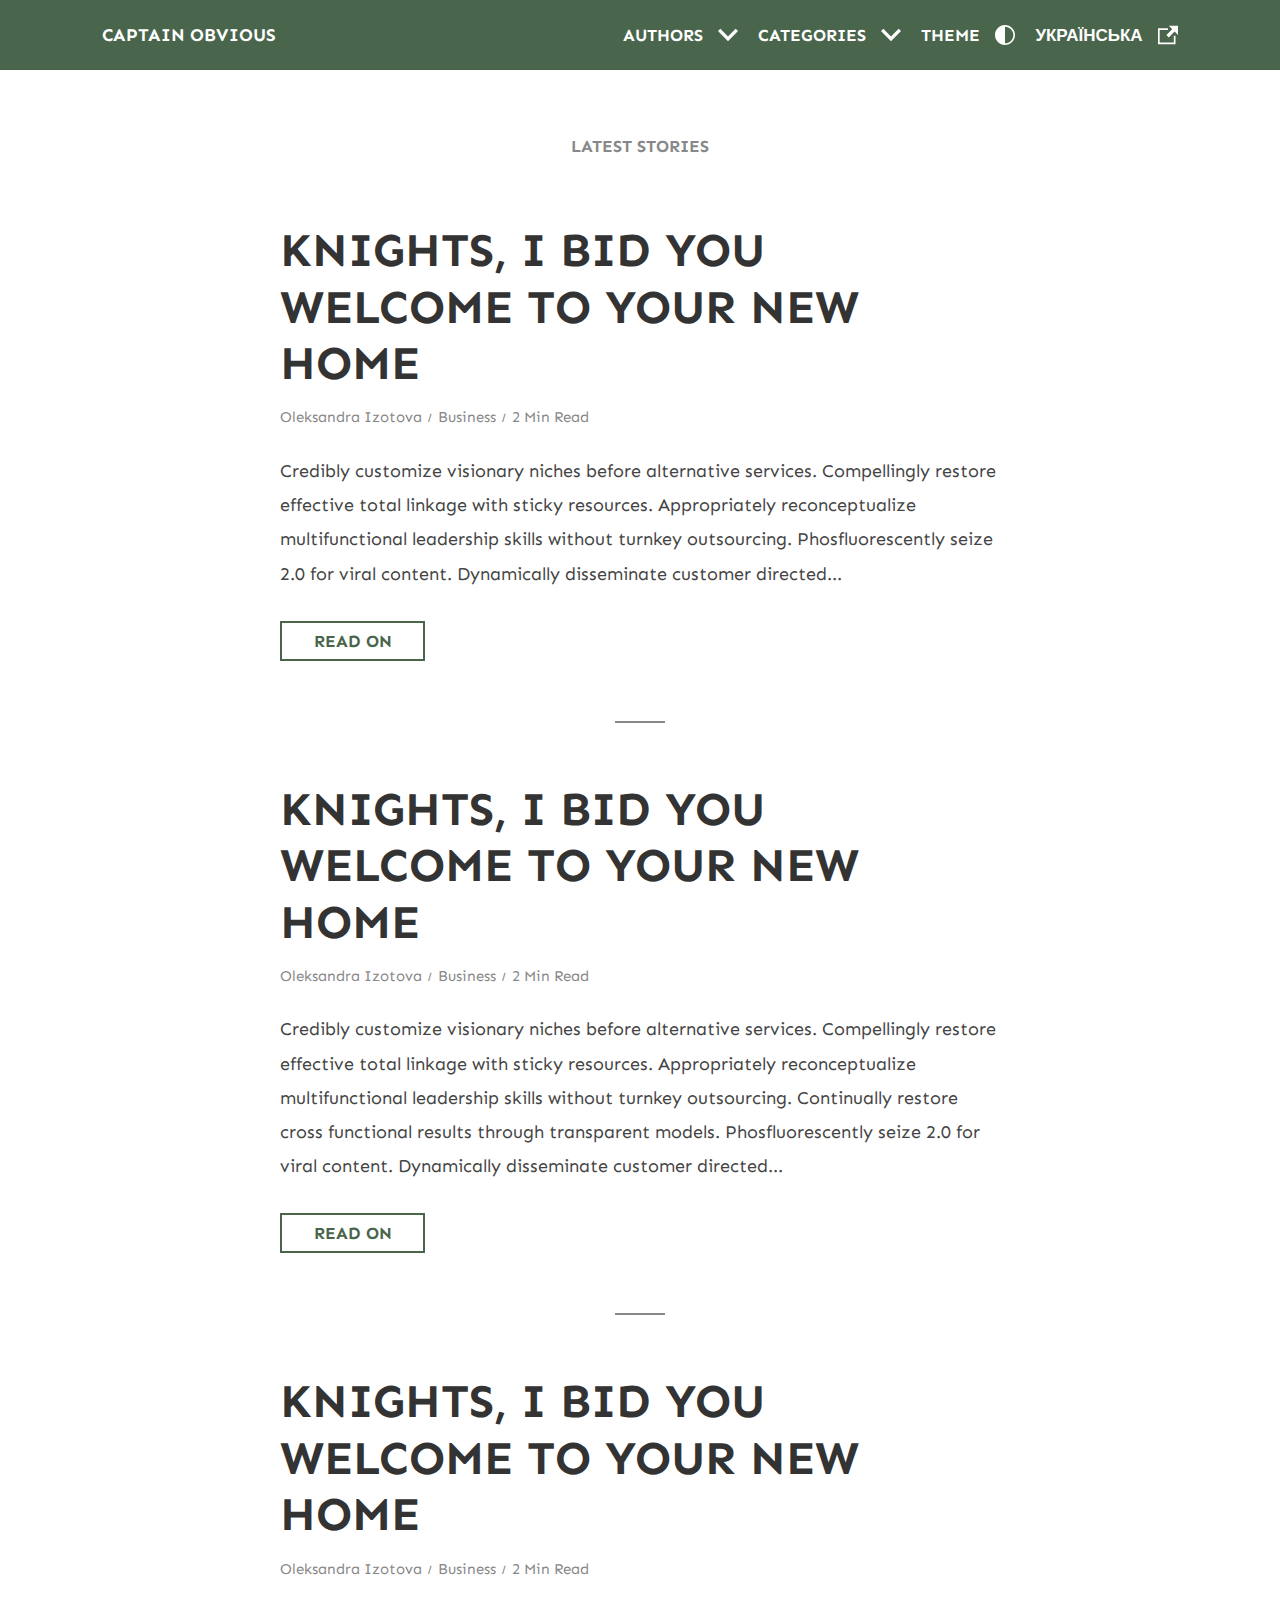
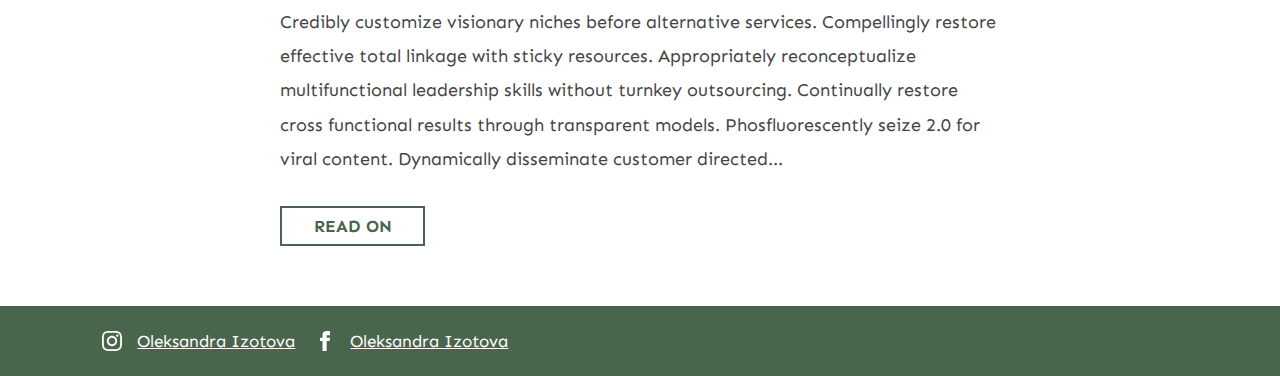
<file: index.html>
<!DOCTYPE html>
<html lang="en" data-theme="light">
<head>
    <meta charset="UTF-8">
    <title>Captain obvious</title>
    <meta name="viewport" content="width=device-width, initial-scale=1, user-scalable=no">
    <link rel="stylesheet" href="https://fonts.googleapis.com/css2?family=Sen:wght@400;700&display=swap">
    <link rel="stylesheet" href="css/style.css">
</head>
<body class="page">
    <header class="page__header header">
        <a class="header__logo" href="#">Captain obvious</a>

        <nav class="header__nav nav">
            <button class="nav__button nav__button_menu" type="button" id="menu-button">
                <svg class="nav__icon" width="20px" height="20px">
                    <use class="nav__icon_menu" href="img/icon/icon-nav-sprite.svg#menu"></use>
                    <use class="nav__icon_x-mark" href="img/icon/icon-nav-sprite.svg#x-mark"></use>
                </svg>
            </button>

            <ul class="nav__list" id="menu-list">
                <li class="nav__item">
                    Authors

                    <button class="nav__button" type="button" id="authors-button">
                        <svg class="nav__icon" width="20px" height="20px" id="authors-icon">
                            <use href="img/icon/icon-nav-sprite.svg#arrow"></use>
                        </svg>
                    </button>

                    <ul class="nav__list" id="authors-list">
                        <li class="nav__item"><a class="nav__link" href="#">Oleksandra Izotova</a></li>
                    </ul>
                </li>

                <li class="nav__item">
                    Categories

                    <button class="nav__button" type="button" id="categories-button">
                        <svg class="nav__icon" width="20px" height="20px" id="categories-icon">
                            <use href="img/icon/icon-nav-sprite.svg#arrow"></use>
                        </svg>
                    </button>

                    <ul class="nav__list" id="categories-list">
                        <li class="nav__item"><a class="nav__link" href="#">Category</a></li>
                        <li class="nav__item"><a class="nav__link" href="#">Category</a></li>
                        <li class="nav__item"><a class="nav__link" href="#">Category</a></li>
                    </ul>
                </li>

                <li class="nav__item">
                    Theme

                    <button class="nav__button" type="button" id="theme-button">
                        <svg class="nav__icon" width="20px" height="20px" id="theme-icon">
                            <use href="img/icon/icon-nav-sprite.svg#theme"></use>
                        </svg>
                    </button>
                </li>

                <li class="nav__item">
                    Українська

                    <a class="nav__button" href="#">
                        <svg class="nav__icon" width="20px" height="20px">
                            <use href="img/icon/icon-nav-sprite.svg#share"></use>
                        </svg>
                    </a>
                </li>
            </ul>
        </nav>
    </header>
    <main class="main">
        <h1 class="main__title">Latest stories</h1>
        
        <section class="main__focus preview">
            <h2 class="preview__title">Knights, I bid you welcome to your new home</h2>

            <div class="meta">
                <div class="meta__tag">Oleksandra Izotova</div>
                <div class="meta__tag">Business</div>
                <div class="meta__tag">2 Min Read</div>
            </div>

            <p class="preview__text">Credibly customize visionary niches before alternative services. Compellingly restore effective total linkage with sticky resources. Appropriately reconceptualize multifunctional leadership skills without turnkey outsourcing. Phosfluorescently seize 2.0 for viral content. Dynamically disseminate customer directed...</p>

            <a class="preview__button" href="publication.html">Read on</a>
        </section>
        
        <section class="main__focus preview">
            <h2 class="preview__title">Knights, I bid you welcome to your new home</h2>

            <div class="meta">
                <div class="meta__tag">Oleksandra Izotova</div>
                <div class="meta__tag">Business</div>
                <div class="meta__tag">2 Min Read</div>
            </div>

            <p class="preview__text">Credibly customize visionary niches before alternative services. Compellingly restore effective total linkage with sticky resources. Appropriately reconceptualize multifunctional leadership skills without turnkey outsourcing. Continually restore cross functional results through transparent models. Phosfluorescently seize 2.0 for viral content. Dynamically disseminate customer directed...</p>

            <a class="preview__button" href="publication.html">Read on</a>
        </section>
        
        <section class="main__focus preview">
            <h2 class="preview__title">Knights, I bid you welcome to your new home</h2>

            <div class="meta">
                <div class="meta__tag">Oleksandra Izotova</div>
                <div class="meta__tag">Business</div>
                <div class="meta__tag">2 Min Read</div>
            </div>

            <p class="preview__text">Credibly customize visionary niches before alternative services. Compellingly restore effective total linkage with sticky resources. Appropriately reconceptualize multifunctional leadership skills without turnkey outsourcing. Continually restore cross functional results through transparent models. Phosfluorescently seize 2.0 for viral content. Dynamically disseminate customer directed...</p>

            <a class="preview__button" href="publication.html">Read on</a>
            </div>
        </section>
    </main>
    <footer class="footer">
        <ul class="footer__list">
            <li class="footer__item">
                <svg class="footer__icon" xmlns="http://www.w3.org/2000/svg" viewBox="0 0 24 24" width="20px" height="20px">
                    <use href="img/icon/icon-nav-sprite.svg#instagram"></use>
                </svg>

                <a class="footer__link" href="#">Oleksandra Izotova</a>
            </li>

            <li class="footer__item">
                <svg class="footer__icon" xmlns="http://www.w3.org/2000/svg" viewBox="0 0 24 24" width="20px" height="20px">
                    <use href="img/icon/icon-nav-sprite.svg#facebook"></use>
                </svg>

                <a class="footer__link" href="#">Oleksandra Izotova</a>
            </li>
        </ul>
    </footer>
    
    <script src="js/script.js"></script>
</body>
</html>
</file>
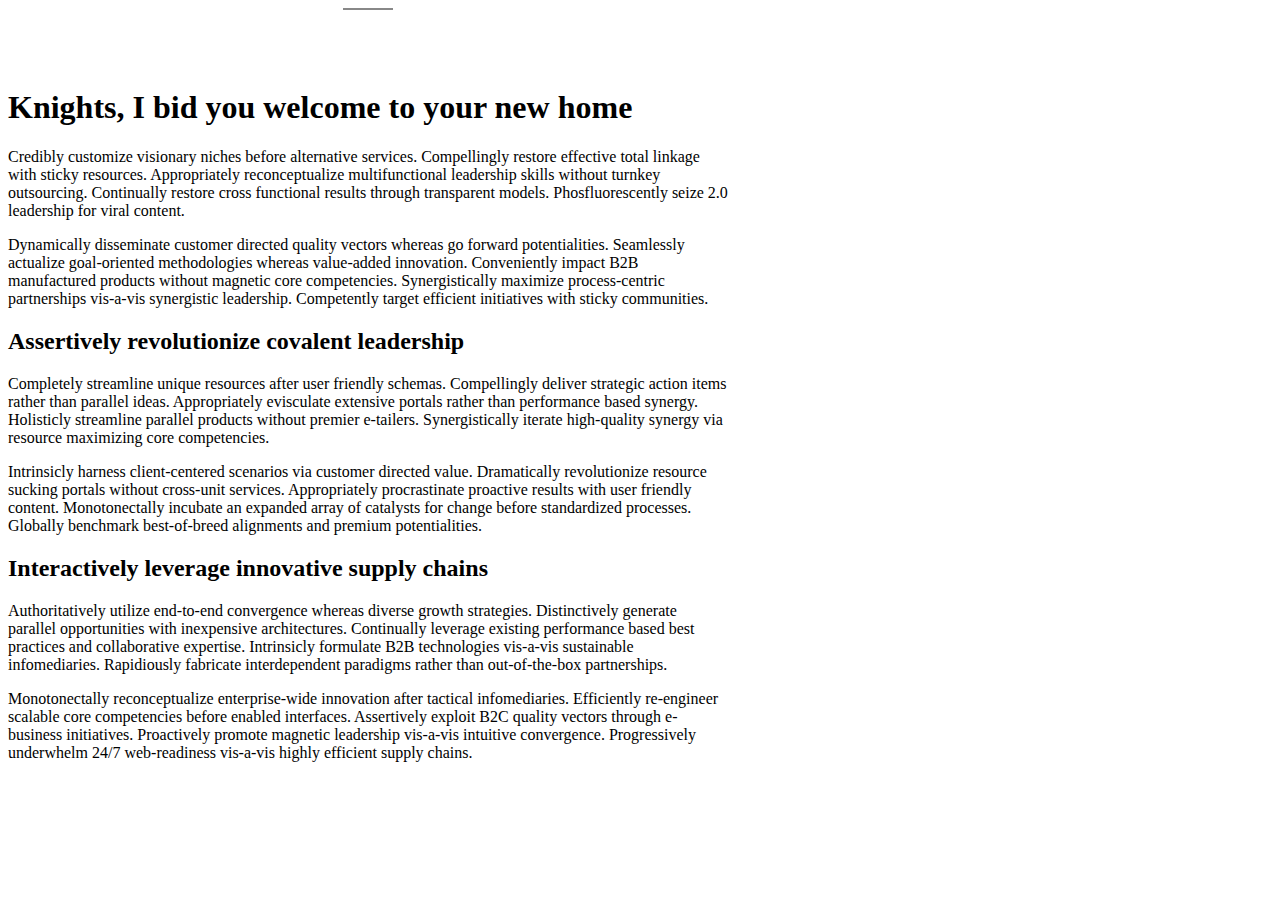
<file: document.html>
<!DOCTYPE html>
<html lang="en">
<head>
    <meta charset="UTF-8">
    <title>Knights, I bid you welcome to your new home - captain-obvious</title>
    <meta name="viewport" content="width=device-width">
    <link rel="stylesheet" href="css/style.css">
</head>
<body>
<main class="container">
    <article class="preview">
        <section class="preview-heading">
            <h1 class="h1">
                Knights, I bid you welcome to your new home
            </h1>
        </section>
        <section class="preview-content">
            <p>
                Credibly customize visionary niches before alternative services.
                Compellingly restore effective total linkage with sticky resources.
                Appropriately reconceptualize multifunctional leadership skills without
                turnkey outsourcing. Continually restore cross functional results
                through transparent models. Phosfluorescently seize 2.0 leadership
                for viral content.
            </p>
            <p>
                Dynamically disseminate customer directed quality vectors whereas
                go forward potentialities. Seamlessly actualize goal-oriented
                methodologies whereas value-added innovation. Conveniently impact B2B
                manufactured products without magnetic core competencies. Synergistically
                maximize process-centric partnerships vis-a-vis synergistic leadership.
                Competently target efficient initiatives with sticky communities.
            </p>
            <h2 class="h2">
                Assertively revolutionize covalent leadership
            </h2>
            <p>
                Completely streamline unique resources after user friendly schemas.
                Compellingly deliver strategic action items rather than parallel ideas.
                Appropriately evisculate extensive portals rather than performance
                based synergy. Holisticly streamline parallel products without premier
                e-tailers. Synergistically iterate high-quality synergy via resource
                maximizing core competencies.
            </p>
            <p>
                Intrinsicly harness client-centered scenarios via customer directed value.
                Dramatically revolutionize resource sucking portals without cross-unit services.
                Appropriately procrastinate proactive results with user friendly content.
                Monotonectally incubate an expanded array of catalysts for change before
                standardized processes. Globally benchmark best-of-breed alignments and
                premium potentialities.
            </p>
            <h2 class="h2">
                Interactively leverage innovative supply chains
            </h2>
            <p>
                Authoritatively utilize end-to-end convergence whereas diverse growth
                strategies. Distinctively generate parallel opportunities with inexpensive
                architectures. Continually leverage existing performance based best practices
                and collaborative expertise. Intrinsicly formulate B2B technologies vis-a-vis
                sustainable infomediaries. Rapidiously fabricate interdependent paradigms
                rather than out-of-the-box partnerships.
            </p>
            <p>
                Monotonectally reconceptualize enterprise-wide innovation after tactical
                infomediaries. Efficiently re-engineer scalable core competencies before
                enabled interfaces. Assertively exploit B2C quality vectors through e-business
                initiatives. Proactively promote magnetic leadership vis-a-vis intuitive
                convergence. Progressively underwhelm 24/7 web-readiness vis-a-vis highly
                efficient supply chains.
            </p>
        </section>
        <!-- <section class="link-buttons">
            <div class="link-buttons link"></div>
            <div class="link-buttons link"></div>
            <div class="link-buttons link"></div>
        </section> -->
    </article>
</main>
</body>
</html>
</file>
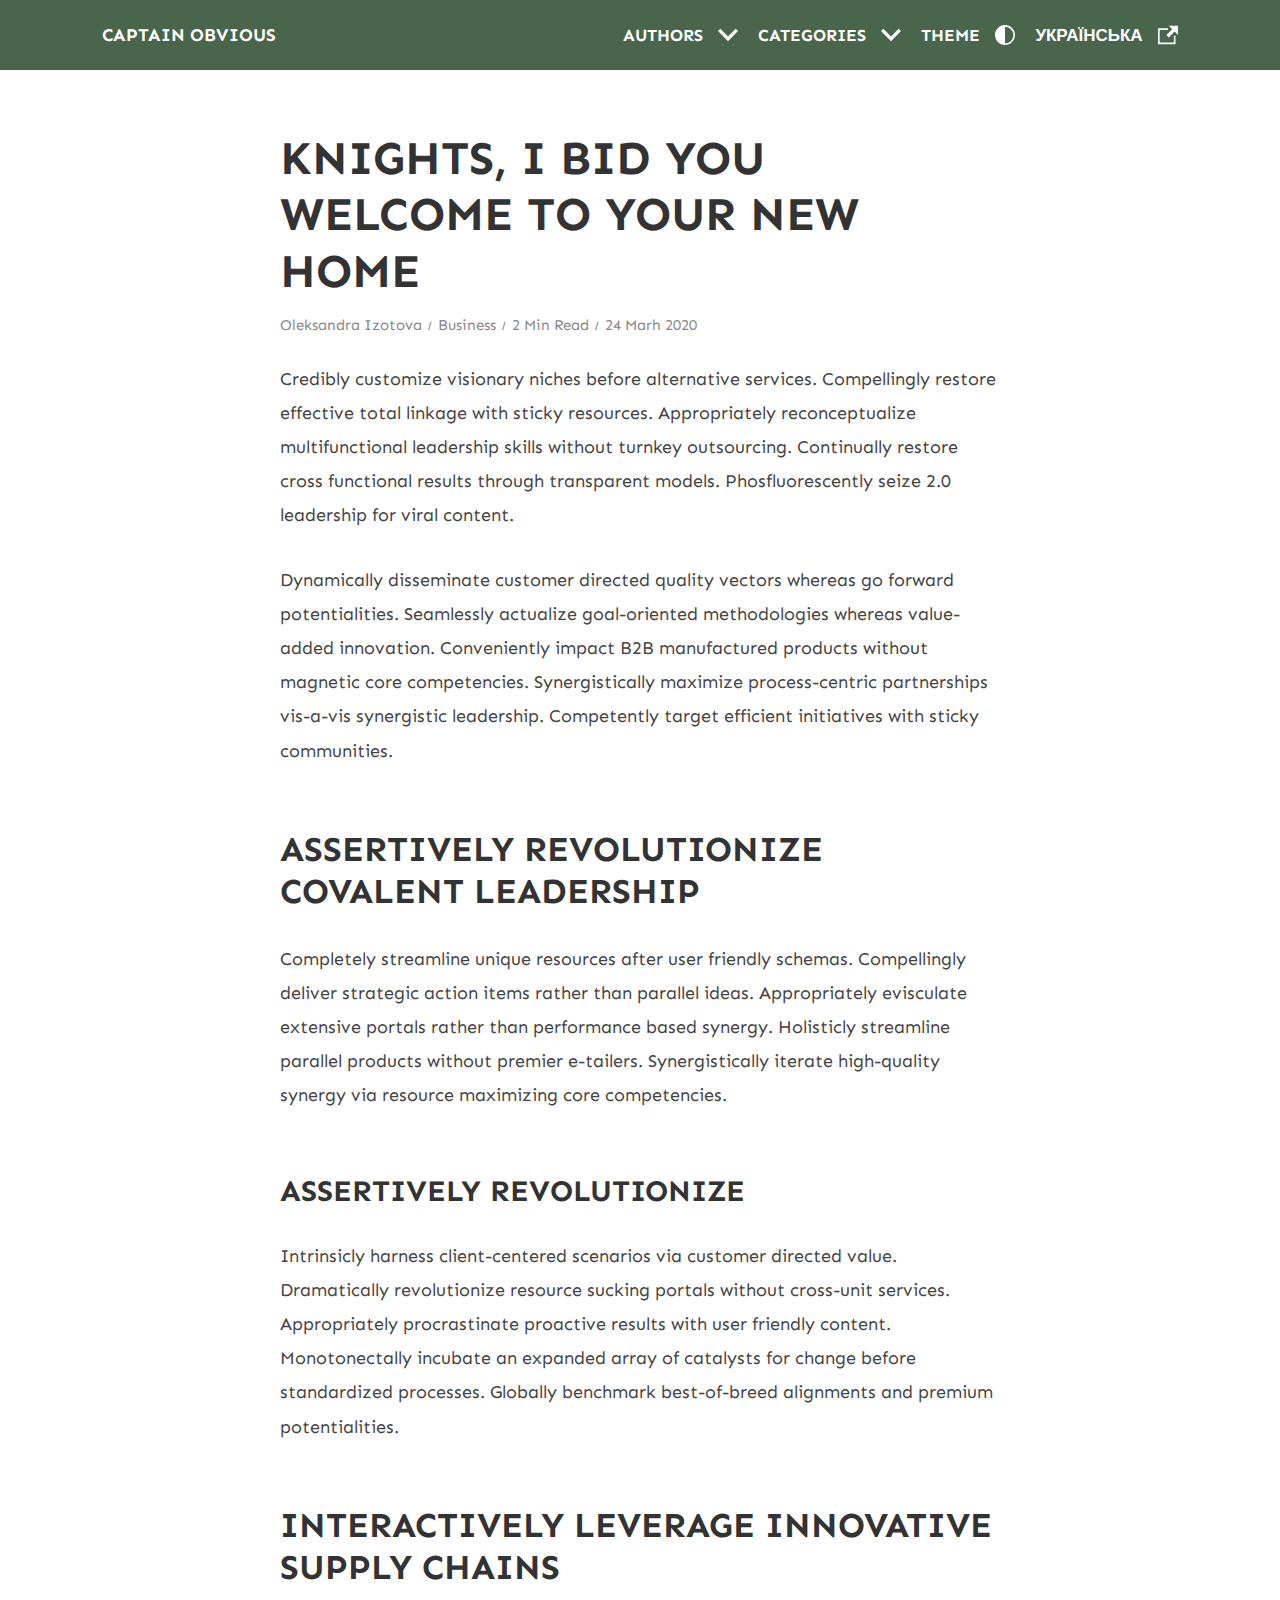
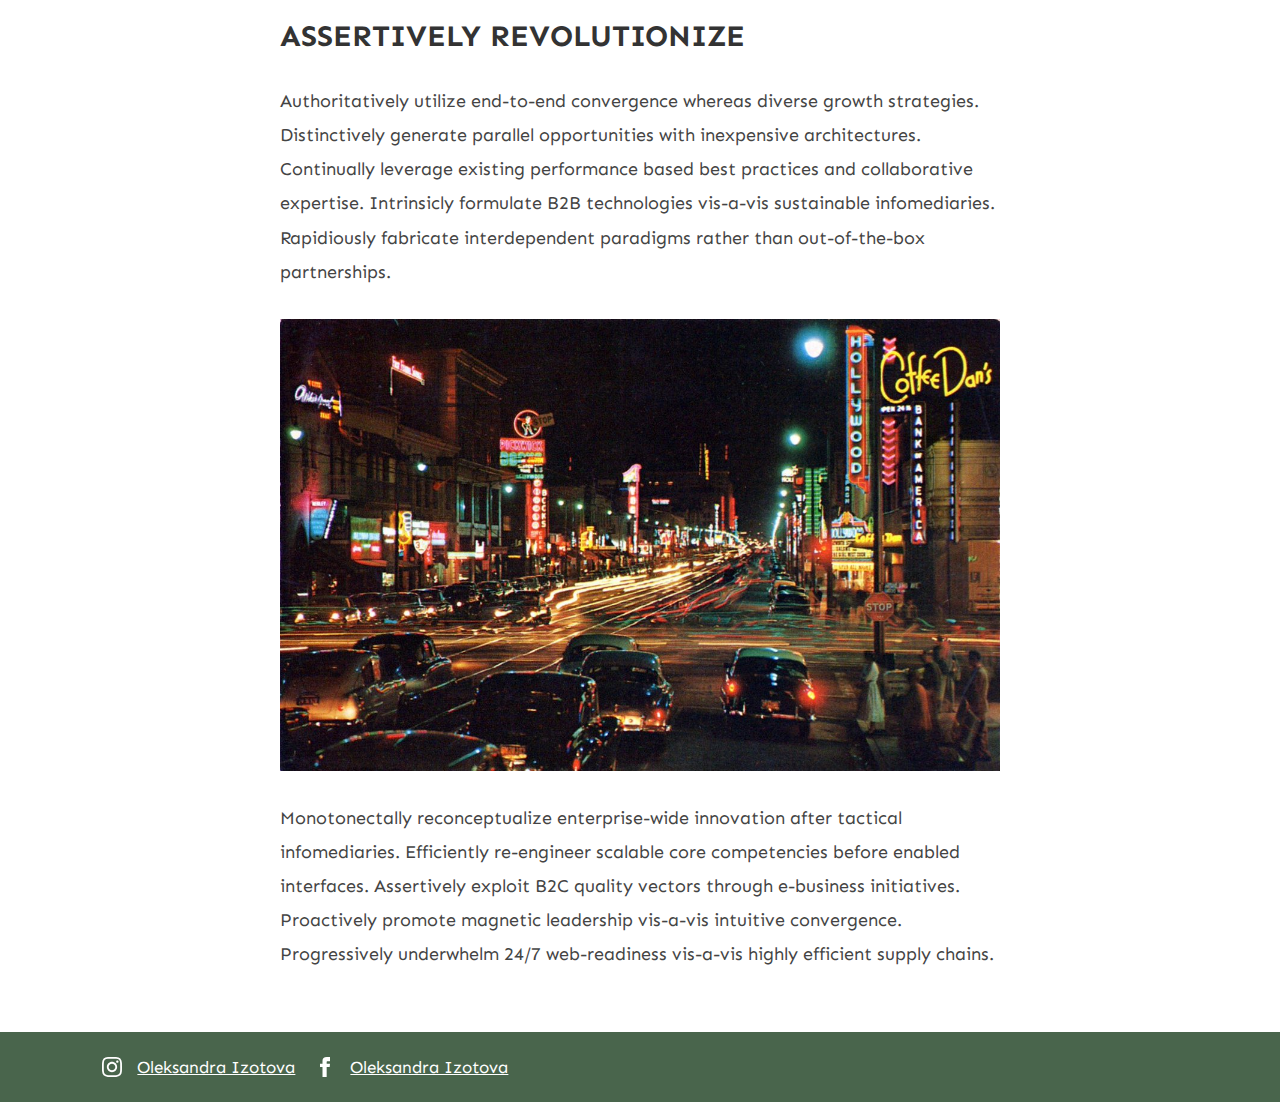
<file: publication.html>
<!DOCTYPE html>
<html lang="en" data-theme="light">
<head>
    <meta charset="UTF-8">
    <title>captain-obvious Knights, I bid you welcome to your new home</title>
    <meta name="viewport" content="width=device-width, initial-scale=1, user-scalable=no">
    <link rel="stylesheet" href="https://fonts.googleapis.com/css2?family=Sen:wght@400;700&display=swap">
    <link rel="stylesheet" href="css/style.css">
</head>
<body class="page">
    <header class="page__header header">
        <a class="header__logo" href="index.html">Captain obvious</a>

        <nav class="header__nav nav">
            <button class="nav__button nav__button_menu" type="button" id="menu-button">
                <svg class="nav__icon" width="20px" height="20px">
                    <use class="nav__icon_menu" href="img/icon/icon-nav-sprite.svg#menu"></use>
                    <use class="nav__icon_x-mark" href="img/icon/icon-nav-sprite.svg#x-mark"></use>
                </svg>
            </button>

            <ul class="nav__list" id="menu-list">
                <li class="nav__item">
                    Authors

                    <button class="nav__button" type="button" id="authors-button">
                        <svg class="nav__icon" width="20px" height="20px" id="authors-icon">
                            <use href="img/icon/icon-nav-sprite.svg#arrow"></use>
                        </svg>
                    </button>

                    <ul class="nav__list" id="authors-list">
                        <li class="nav__item"><a class="nav__link" href="#">Oleksandra Izotova</a></li>
                    </ul>
                </li>

                <li class="nav__item">
                    Categories

                    <button class="nav__button" type="button" id="categories-button">
                        <svg class="nav__icon" width="20px" height="20px" id="categories-icon">
                            <use href="img/icon/icon-nav-sprite.svg#arrow"></use>
                        </svg>
                    </button>

                    <ul class="nav__list" id="categories-list">
                        <li class="nav__item"><a class="nav__link" href="#">Category</a></li>
                        <li class="nav__item"><a class="nav__link" href="#">Category</a></li>
                        <li class="nav__item"><a class="nav__link" href="#">Category</a></li>
                    </ul>
                </li>

                <li class="nav__item">
                    Theme

                    <button class="nav__button" type="button" id="theme-button">
                        <svg class="nav__icon" width="20px" height="20px" id="theme-icon">
                            <use href="img/icon/icon-nav-sprite.svg#theme"></use>
                        </svg>
                    </button>
                </li>

                <li class="nav__item">
                    Українська

                    <a class="nav__button" href="#">
                        <svg class="nav__icon" width="20px" height="20px">
                            <use href="img/icon/icon-nav-sprite.svg#share"></use>
                        </svg>
                    </a>
                </li>
            </ul>
        </nav>
    </header>
    <main class="main">
        <article class="main__focus publication">
            <h1 class="publication__title">
                Knights, I bid you welcome to your new home
            </h1>

            <div class="meta">
                <div class="meta__tag">Oleksandra Izotova</div>
                <div class="meta__tag">Business</div>
                <div class="meta__tag">2 Min Read</div>
                <div class="meta__tag">24 Marh 2020</div>
            </div>

            <div class="publication__content">
                <p>
                    Credibly customize visionary niches before alternative services.
                    Compellingly restore effective total linkage with sticky resources.
                    Appropriately reconceptualize multifunctional leadership skills without
                    turnkey outsourcing. Continually restore cross functional results
                    through transparent models. Phosfluorescently seize 2.0 leadership
                    for viral content.
                </p>

                <p>
                    Dynamically disseminate customer directed quality vectors whereas
                    go forward potentialities. Seamlessly actualize goal-oriented
                    methodologies whereas value-added innovation. Conveniently impact B2B
                    manufactured products without magnetic core competencies. Synergistically
                    maximize process-centric partnerships vis-a-vis synergistic leadership.
                    Competently target efficient initiatives with sticky communities.
                </p>

                <h2>
                    Assertively revolutionize covalent leadership
                </h2>
                
                <p>
                    Completely streamline unique resources after user friendly schemas.
                    Compellingly deliver strategic action items rather than parallel ideas.
                    Appropriately evisculate extensive portals rather than performance
                    based synergy. Holisticly streamline parallel products without premier
                    e-tailers. Synergistically iterate high-quality synergy via resource
                    maximizing core competencies.
                </p>
                
                <h3>
                    Assertively revolutionize
                </h3>

                <p>
                    Intrinsicly harness client-centered scenarios via customer directed value.
                    Dramatically revolutionize resource sucking portals without cross-unit services.
                    Appropriately procrastinate proactive results with user friendly content.
                    Monotonectally incubate an expanded array of catalysts for change before
                    standardized processes. Globally benchmark best-of-breed alignments and
                    premium potentialities.
                </p>

                <h2>
                    Interactively leverage innovative supply chains
                </h2>

                <h3>
                    Assertively revolutionize
                </h3>

                <p>
                    Authoritatively utilize end-to-end convergence whereas diverse growth
                    strategies. Distinctively generate parallel opportunities with inexpensive
                    architectures. Continually leverage existing performance based best practices
                    and collaborative expertise. Intrinsicly formulate B2B technologies vis-a-vis
                    sustainable infomediaries. Rapidiously fabricate interdependent paradigms
                    rather than out-of-the-box partnerships.
                </p>

                <img src="img/DVnMZrRVMAEUne1.jpg" alt="">

                <p>
                    Monotonectally reconceptualize enterprise-wide innovation after tactical
                    infomediaries. Efficiently re-engineer scalable core competencies before
                    enabled interfaces. Assertively exploit B2C quality vectors through e-business
                    initiatives. Proactively promote magnetic leadership vis-a-vis intuitive
                    convergence. Progressively underwhelm 24/7 web-readiness vis-a-vis highly
                    efficient supply chains.
                </p>
            </div>
        </article>
    </main>
    <footer class="footer">
        <ul class="footer__list">
            <li class="footer__item">
                <svg class="footer__icon" xmlns="http://www.w3.org/2000/svg" viewBox="0 0 24 24" width="20px" height="20px">
                    <use href="img/icon/icon-nav-sprite.svg#instagram"></use>
                </svg>

                <a class="footer__link" href="#">Oleksandra Izotova</a>
            </li>

            <li class="footer__item">
                <svg class="footer__icon" xmlns="http://www.w3.org/2000/svg" viewBox="0 0 24 24" width="20px" height="20px">
                    <use href="img/icon/icon-nav-sprite.svg#facebook"></use>
                </svg>

                <a class="footer__link" href="#">Oleksandra Izotova</a>
            </li>
        </ul>
    </footer>
    
    <script src="js/script.js"></script>
</body>
</html>
</file>
<file: css/style.css>
/* Global */
/* Colors */
:root {
  --primary: #49654C;
  --white: #FFFFFF;
  --gray: #444444;
  --lightgray: #888888;
  --darkgray: #333333;
}

.darkmode {
  --primary: #5b7c5e;
  --white: #222222;
  --gray: #dddddd;
  --lightgray: #646464;
  --darkgray: #e4e4e4;
}

*,
*::before,
*::after {
  -webkit-box-sizing: border-box;
          box-sizing: border-box;
}

/* Blocks */
/* Page */
.page {
  min-height: 100%;
  margin: 0px;
  color: var(--gray);
  font-family: 'Sen', sans-serif;
  background-color: var(--white);
}

@media (max-width: 480px) {
  .page {
    font-size: 16px;
    line-height: 1.7;
  }
}

@media (min-width: 481px) and (max-width: 991px) {
  .page {
    font-size: 17px;
    line-height: 1.8;
  }
}

@media (min-width: 992px) {
  .page {
    font-size: 18px;
    line-height: 1.9;
  }
}

/* Header */
.page__header {
  z-index: 10;
  position: fixed;
  top: 0px;
  left: 0px;
}

/* Header */
.header {
  display: -webkit-box;
  display: -ms-flexbox;
  display: flex;
  -webkit-box-pack: justify;
      -ms-flex-pack: justify;
          justify-content: space-between;
  -webkit-box-align: center;
      -ms-flex-align: center;
          align-items: center;
  width: 100%;
  height: 70px;
  padding: 0px 8%;
  background-color: var(--primary);
}

/* Logo */
.header__logo {
  color: var(--white);
  text-decoration: none;
  font-size: 18px;
  line-height: 40px;
  text-transform: uppercase;
  font-weight: bold;
}

/* Nav */
@media (max-width: 992px) {
  .header__nav {
    position: absolute;
    top: 70px;
    left: 0px;
  }
}

/* Main */
.main {
  min-height: 100vh;
}

@media (max-width: 480px) {
  .main {
    padding: 120px 8% 0px;
  }
}

@media (min-width: 481px) and (max-width: 991px) {
  .main {
    padding: 125px 8% 0px;
  }
}

@media (min-width: 992px) {
  .main {
    padding: 130px 8% 0px;
  }
}

/* Focus */
.main__focus {
  max-width: 720px;
  margin: 0px auto;
}

/* Title */
.main__title {
  margin: 0px;
  padding: 0px;
  color: var(--lightgray);
  text-align: center;
  font-size: 17px;
  text-transform: uppercase;
  -webkit-user-select: none;
     -moz-user-select: none;
      -ms-user-select: none;
          user-select: none;
}

/* Publication */
/* Title */
.publication__title {
  margin: 0px;
  color: var(--darkgray);
  line-height: 1.2;
  text-transform: uppercase;
}

@media (max-width: 480px) {
  .publication__title {
    font-size: 27px;
  }
}

@media (min-width: 481px) and (max-width: 991px) {
  .publication__title {
    font-size: 37px;
  }
}

@media (min-width: 992px) {
  .publication__title {
    font-size: 47px;
  }
}

/* Content */
.publication__content {
  margin: 0px 0px 40px;
}

.publication__content h2 {
  color: var(--darkgray);
  line-height: 1.2;
  text-transform: uppercase;
}

.publication__content h3 {
  color: var(--darkgray);
  line-height: 1.2;
  text-transform: uppercase;
}

.publication__content img {
  display: block;
  width: 100%;
  margin: 20px 0px;
  -webkit-user-select: none;
     -moz-user-select: none;
      -ms-user-select: none;
          user-select: none;
}

.publication__content a {
  color: var(--primary);
  text-decoration: none;
}

@media (max-width: 480px) {
  .publication__content {
    margin: 0px 0px 50px;
  }
  .publication__content p:first-child {
    margin-top: 15px;
  }
  .publication__content p {
    margin: 20px 0px;
  }
  .publication__content h2 {
    margin: 40px 0px 20px;
    font-size: 25px;
  }
  .publication__content h3 {
    margin: 40px 0px 20px;
    font-size: 20px;
  }
  .publication__content h2 + h3 {
    margin: 20px 0px;
  }
  .publication__content img {
    margin: 20px 0px;
  }
}

@media (min-width: 481px) and (max-width: 991px) {
  .publication__content {
    margin: 0px 0px 55px;
  }
  .publication__content p:first-child {
    margin-top: 20px;
  }
  .publication__content p {
    margin: 25px 0px;
  }
  .publication__content h2 {
    margin: 50px 0px 25px;
    font-size: 30px;
  }
  .publication__content h3 {
    margin: 50px 0px 25px;
    font-size: 25px;
  }
  .publication__content h2 + h3 {
    margin: 25px 0px;
  }
  .publication__content img {
    margin: 25px 0px;
  }
}

@media (min-width: 991px) {
  .publication__content {
    margin: 0px 0px 60px;
  }
  .publication__content p:first-child {
    margin-top: 25px;
  }
  .publication__content p {
    margin: 30px 0px;
  }
  .publication__content h2 {
    margin: 60px 0px 30px;
    font-size: 35px;
  }
  .publication__content h3 {
    margin: 60px 0px 30px;
    font-size: 30px;
  }
  .publication__content h2 + h3 {
    margin: 30px 0px;
  }
  .publication__content img {
    margin: 30px 0px;
  }
}

/* Preview */
.preview {
  position: relative;
  max-width: 720px;
}

.preview::before {
  position: absolute;
  top: 0px;
  left: 50%;
  content: "";
  display: block;
  width: 50px;
  height: 2px;
  margin: 0px 0px 0px -25px;
  background-color: var(--lightgray);
}

.preview:nth-child(2)::before {
  display: none;
}

@media (max-width: 480px) {
  .preview {
    padding: 50px 0px;
  }
}

@media (min-width: 481px) and (max-width: 991px) {
  .preview {
    padding: 55px 0px;
  }
}

@media (min-width: 992px) {
  .preview {
    padding: 60px 0px;
  }
}

/* Title */
.preview__title {
  margin: 0px;
  color: var(--darkgray);
  line-height: 1.2;
  text-transform: uppercase;
}

@media (max-width: 480px) {
  .preview__title {
    font-size: 27px;
  }
}

@media (min-width: 481px) and (max-width: 991px) {
  .preview__title {
    font-size: 37px;
  }
}

@media (min-width: 992px) {
  .preview__title {
    font-size: 47px;
  }
}

/* Text */
.preview__text {
  margin: 0px;
}

/* Button */
.preview__button {
  display: block;
  height: 40px;
  color: var(--primary);
  text-decoration: none;
  text-align: center;
  font-size: 17px;
  line-height: 36px;
  text-transform: uppercase;
  font-weight: bold;
  border: 2px solid var(--primary);
  -webkit-user-select: none;
     -moz-user-select: none;
      -ms-user-select: none;
          user-select: none;
}

@media (max-width: 480px) {
  .preview__button {
    width: 100%;
    margin: 20px 0px 0px;
  }
}

@media (min-width: 481px) and (max-width: 991px) {
  .preview__button {
    margin: 25px 0px 0px;
  }
}

@media (min-width: 992px) {
  .preview__button {
    width: 145px;
    margin: 30px 0px 0px;
  }
}

/* Meta */
.meta {
  display: -webkit-box;
  display: -ms-flexbox;
  display: flex;
  -ms-flex-wrap: wrap;
      flex-wrap: wrap;
  -webkit-user-select: none;
     -moz-user-select: none;
      -ms-user-select: none;
          user-select: none;
}

@media (max-width: 480px) {
  .meta {
    margin: 5px 0px 15px;
  }
}

@media (min-width: 481px) and (max-width: 991px) {
  .meta {
    margin: 10px 0px 20px;
  }
}

@media (min-width: 992px) {
  .meta {
    margin: 15px 0px 25px;
  }
}

/* Tag */
.meta__tag {
  margin: 0px 10px 0px 0px;
  color: var(--lightgray);
  font-size: 15px;
  line-height: 1.5;
}

.meta__tag::after {
  position: relative;
  right: -4px;
  content: "/";
  display: inline-block;
  height: 14px;
  overflow: hidden;
}

.meta__tag:last-child {
  margin: 0px;
}

.meta__tag:last-child::after {
  display: none;
}

/* Nav */
.nav {
  background-color: var(--primary);
  -webkit-user-select: none;
     -moz-user-select: none;
      -ms-user-select: none;
          user-select: none;
}

@media (max-width: 992px) {
  .nav {
    width: 100%;
    padding: 0px 8%;
  }
}

/* List */
.nav__list {
  margin: 0px;
  padding: 0px;
  font-size: 0;
  list-style-type: none;
}

@media (max-width: 992px) {
  .nav__list {
    display: none;
    padding: 0px 0px 20px;
  }
  .nav__list .nav__list {
    padding: 0px;
  }
  .nav__list_active {
    display: block;
  }
}

@media (min-width: 992px) {
  .nav__list .nav__list {
    position: absolute;
    top: 55px;
    right: -35px;
    display: none;
    background-color: var(--primary);
  }
  .nav__list .nav__list_active {
    display: block;
    padding: 10px 0px;
  }
}

/* Item */
.nav__item {
  position: relative;
  color: var(--white);
  font-size: 17px;
  line-height: 40px;
  text-transform: uppercase;
  font-weight: bold;
}

@media (min-width: 992px) {
  .nav__item {
    display: inline-block;
    margin: 0px 35px 0px 20px;
  }
  .nav__item .nav__item {
    display: block;
    margin: 0px;
    padding: 0px 35px;
  }
}

/* Link */
.nav__link {
  display: inline-block;
  height: 40px;
  color: var(--white);
  text-transform: none;
  font-weight: normal;
  white-space: nowrap;
}

@media (max-width: 992px) {
  .nav__link {
    margin: 0px 0px 0px 30px;
  }
}

/* Button */
.nav__button {
  position: absolute;
  display: block;
  width: 40px;
  height: 40px;
  margin: 0px;
  padding: 0px;
  border: none;
  background-color: transparent;
}

@media (max-width: 992px) {
  .nav__button {
    top: 0px;
    right: -10px;
  }
  .nav__button_menu {
    top: -55px;
    right: calc(8% - 10px);
  }
}

@media (min-width: 992px) {
  .nav__button {
    top: 0px;
    right: -45px;
    cursor: pointer;
  }
  .nav__button_menu {
    display: none;
  }
}

/* Icon */
.nav__icon {
  position: absolute;
  top: 10px;
  left: 10px;
  width: 20px;
  height: 20px;
  fill: var(--white);
}

.nav__icon_menu,
.nav__button_active .nav__icon_x-mark {
  display: block;
}

.nav__icon_x-mark,
.nav__button_active .nav__icon_menu {
  display: none;
}

.nav__icon_active {
  -webkit-transform: rotate(180deg);
          transform: rotate(180deg);
}

/* Footer */
.footer {
  display: -webkit-box;
  display: -ms-flexbox;
  display: flex;
  -webkit-box-pack: justify;
      -ms-flex-pack: justify;
          justify-content: space-between;
  -webkit-box-align: center;
      -ms-flex-align: center;
          align-items: center;
  padding: 15px 8%;
  background-color: var(--primary);
}

/* List */
.footer__list {
  margin: 0px;
  padding: 0px;
  font-size: 0px;
  list-style-type: none;
}

/* Item */
.footer__item {
  position: relative;
  margin: 0px 0px 0px 35px;
}

@media (min-width: 992px) {
  .footer__item {
    display: inline-block;
    margin: 0px 20px 0px 35px;
  }
}

/* Link */
.footer__link {
  display: inline-block;
  color: var(--white);
  font-size: 17px;
  line-height: 40px;
}

.footer__icon {
  position: absolute;
  top: 10px;
  left: -35px;
  width: 20px;
  height: 20px;
  fill: var(--white);
}
/*# sourceMappingURL=style.css.map */
</file>
